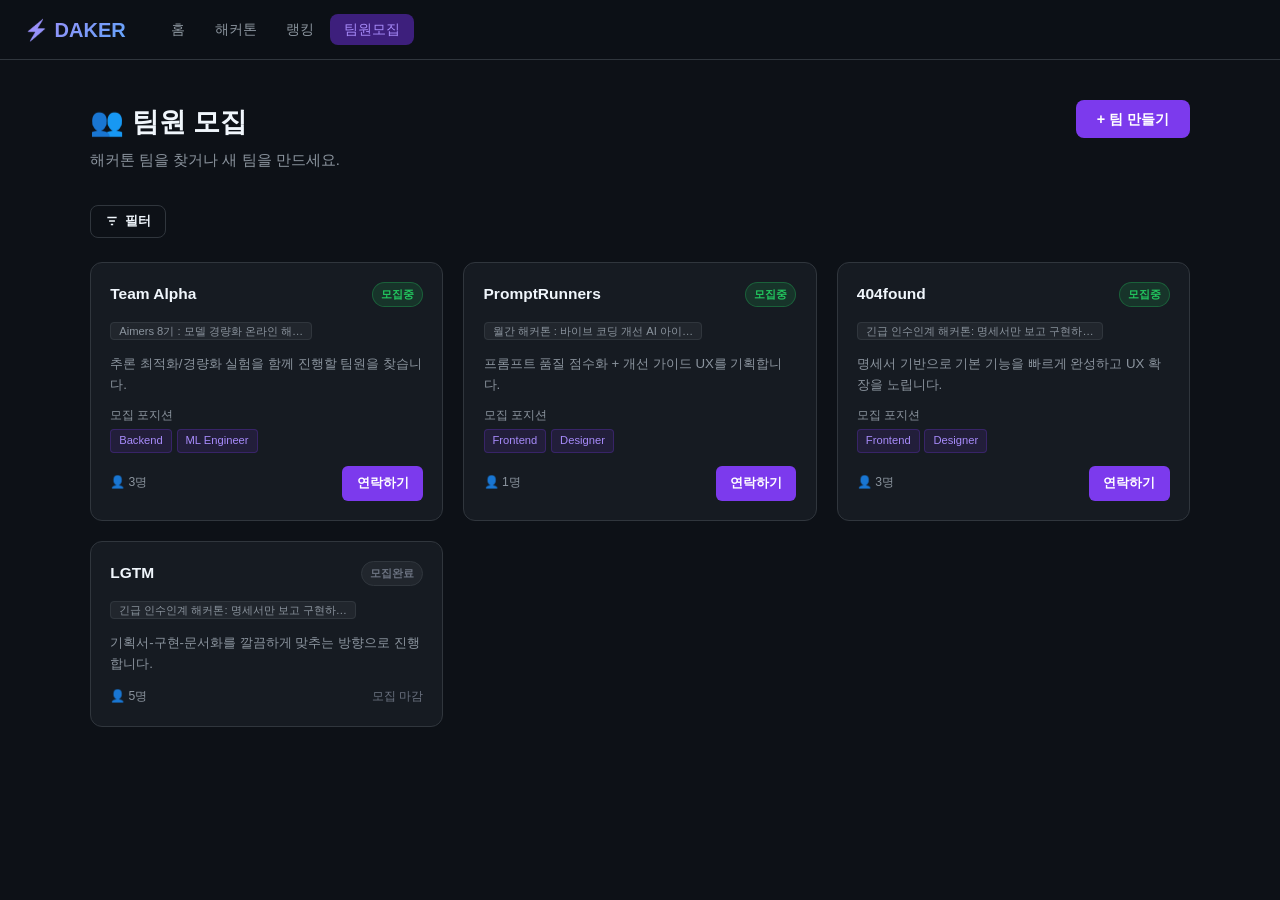
<file: pages/camp.html>
<!doctype html>
<html lang="ko">
  <head>
    <meta charset="UTF-8" />
    <meta name="viewport" content="width=device-width, initial-scale=1.0" />
    <title>팀원 모집 — DAKER</title>
    <link rel="stylesheet" href="../css/global.css" />
    <link rel="stylesheet" href="../css/layout.css" />
    <link rel="stylesheet" href="../css/components.css" />
    <link rel="stylesheet" href="../css/pages/camp.css" />
  </head>
  <body>
    <header class="nav">
      <div class="logo" onclick="go('/')">⚡ DAKER</div>
      <nav class="nav-links">
        <button class="nl" data-r="/" onclick="go('/')">홈</button>
        <button class="nl" data-r="/hackathons" onclick="go('/hackathons')">해커톤</button>
        <button class="nl" data-r="/rankings" onclick="go('/rankings')">랭킹</button>
        <button class="nl" data-r="/camp" onclick="go('/camp')">팀원모집</button>
      </nav>
    </header>

    <main id="app" data-page="camp"></main>
    <div id="modal-root"></div>

    <script src="../js/core/db.js"></script>
    <script src="../js/core/utils.js"></script>
    <script src="../js/core/auth.js"></script>
    <script src="../js/core/router.js"></script>
    <script src="../js/components/ui.js"></script>
    <script src="../js/pages/camp.js"></script>
  </body>
</html>
</file>
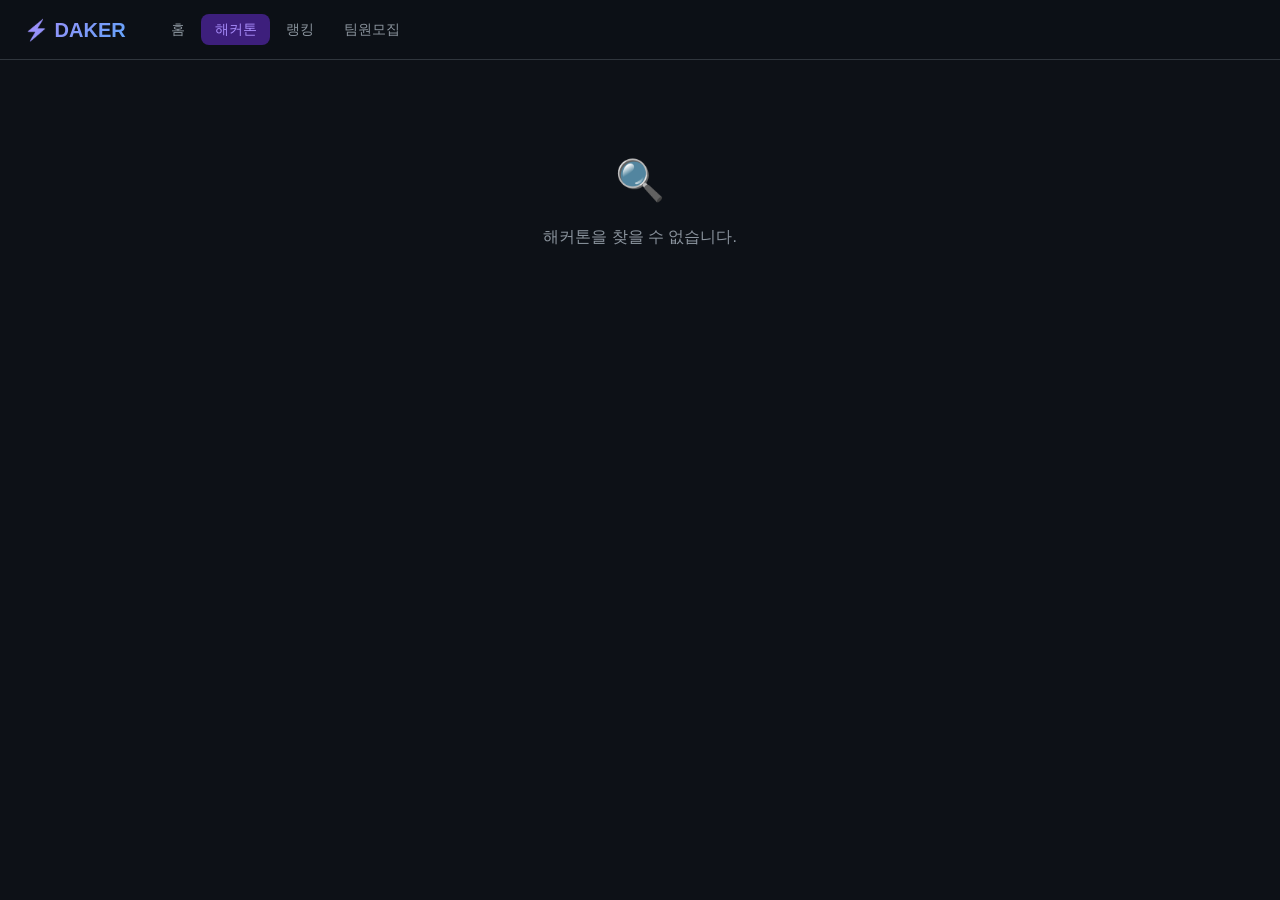
<file: pages/hackathon-detail.html>
<!doctype html>
<html lang="ko">
  <head>
    <meta charset="UTF-8" />
    <meta name="viewport" content="width=device-width, initial-scale=1.0" />
    <title>해커톤 상세 — DAKER</title>
    <link rel="stylesheet" href="../css/global.css" />
    <link rel="stylesheet" href="../css/layout.css" />
    <link rel="stylesheet" href="../css/components.css" />
    <link rel="stylesheet" href="../css/pages/hackathon-detail.css" />
  </head>
  <body>
    <header class="nav">
      <div class="logo" onclick="go('/')">⚡ DAKER</div>
      <nav class="nav-links">
        <button class="nl" data-r="/" onclick="go('/')">홈</button>
        <button class="nl" data-r="/hackathons" onclick="go('/hackathons')">해커톤</button>
        <button class="nl" data-r="/rankings" onclick="go('/rankings')">랭킹</button>
        <button class="nl" data-r="/camp" onclick="go('/camp')">팀원모집</button>
      </nav>
    </header>

    <main id="app" data-page="hackathon-detail"></main>

    <script src="../js/core/db.js"></script>
    <script src="../js/core/utils.js"></script>
    <script src="../js/core/auth.js"></script>
    <script src="../js/core/router.js"></script>
    <script src="../js/components/ui.js"></script>
    <script src="../js/pages/hackathon-detail.js"></script>
  </body>
</html>
</file>
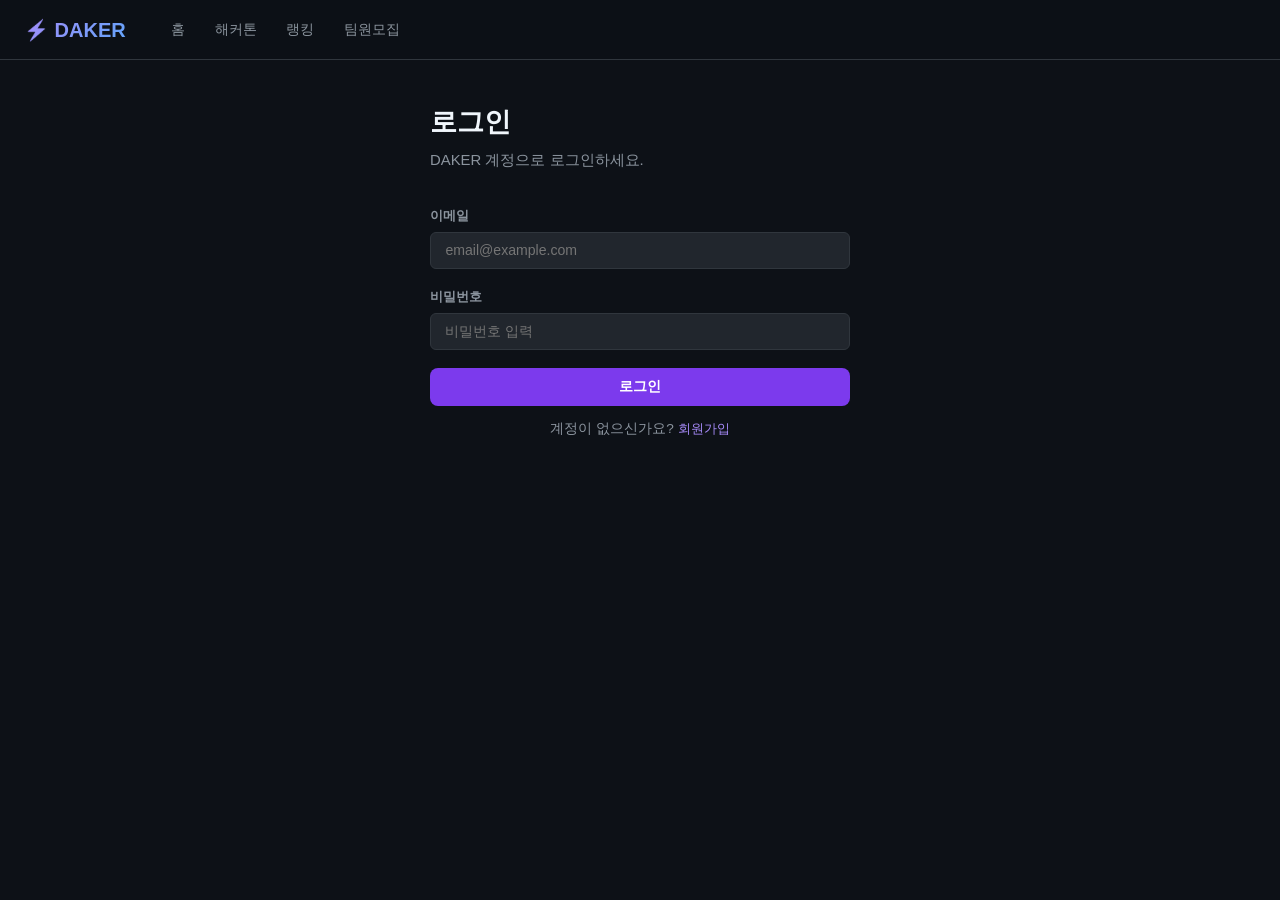
<file: pages/login.html>
<!doctype html>
<html lang="ko">
  <head>
    <meta charset="UTF-8" />
    <meta name="viewport" content="width=device-width, initial-scale=1.0" />
    <title>로그인 — DAKER</title>
    <link rel="stylesheet" href="../css/global.css" />
    <link rel="stylesheet" href="../css/layout.css" />
    <link rel="stylesheet" href="../css/components.css" />
    <link rel="stylesheet" href="../css/pages/auth.css" />
  </head>
  <body>
    <header class="nav">
      <div class="logo" onclick="go('/')">⚡ DAKER</div>
      <nav class="nav-links">
        <button class="nl" data-r="/" onclick="go('/')">홈</button>
        <button class="nl" data-r="/hackathons" onclick="go('/hackathons')">해커톤</button>
        <button class="nl" data-r="/rankings" onclick="go('/rankings')">랭킹</button>
        <button class="nl" data-r="/camp" onclick="go('/camp')">팀원모집</button>
      </nav>
    </header>

    <main id="app" data-page="login"></main>

    <script src="../js/core/db.js"></script>
    <script src="../js/core/utils.js"></script>
    <script src="../js/core/auth.js"></script>
    <script src="../js/core/router.js"></script>
    <script src="../js/components/ui.js"></script>
    <script src="../js/pages/login.js"></script>
  </body>
</html>
</file>
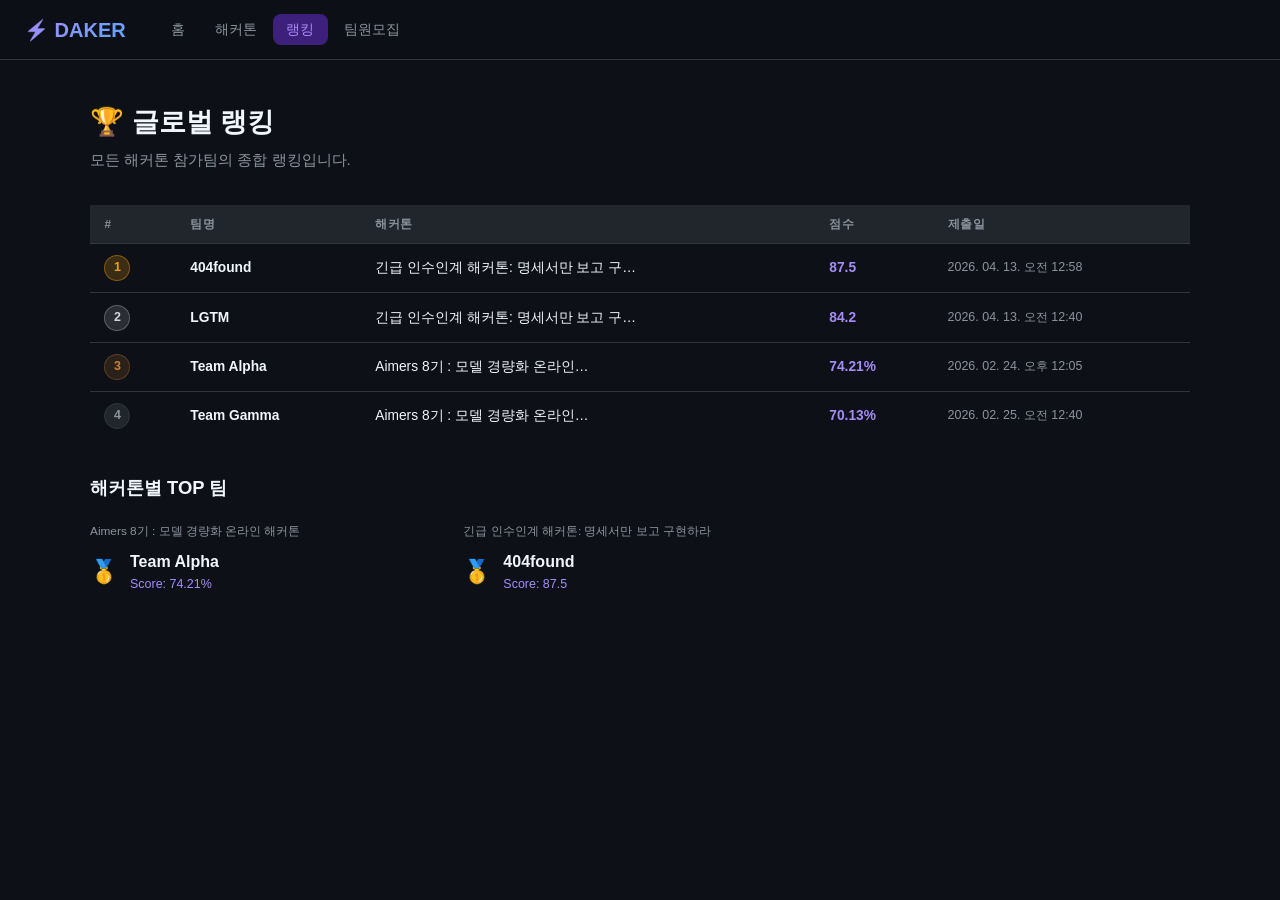
<file: pages/rankings.html>
<!doctype html>
<html lang="ko">
  <head>
    <meta charset="UTF-8" />
    <meta name="viewport" content="width=device-width, initial-scale=1.0" />
    <title>랭킹 — DAKER</title>
    <link rel="stylesheet" href="../css/global.css" />
    <link rel="stylesheet" href="../css/layout.css" />
    <link rel="stylesheet" href="../css/components.css" />
    <link rel="stylesheet" href="../css/pages/rankings.css" />
  </head>
  <body>
    <header class="nav">
      <div class="logo" onclick="go('/')">⚡ DAKER</div>
      <nav class="nav-links">
        <button class="nl" data-r="/" onclick="go('/')">홈</button>
        <button class="nl" data-r="/hackathons" onclick="go('/hackathons')">해커톤</button>
        <button class="nl" data-r="/rankings" onclick="go('/rankings')">랭킹</button>
        <button class="nl" data-r="/camp" onclick="go('/camp')">팀원모집</button>
      </nav>
    </header>

    <main id="app" data-page="rankings"></main>

    <script src="../js/core/db.js"></script>
    <script src="../js/core/utils.js"></script>
    <script src="../js/core/auth.js"></script>
    <script src="../js/core/router.js"></script>
    <script src="../js/components/ui.js"></script>
    <script src="../js/pages/rankings.js"></script>
  </body>
</html>
</file>
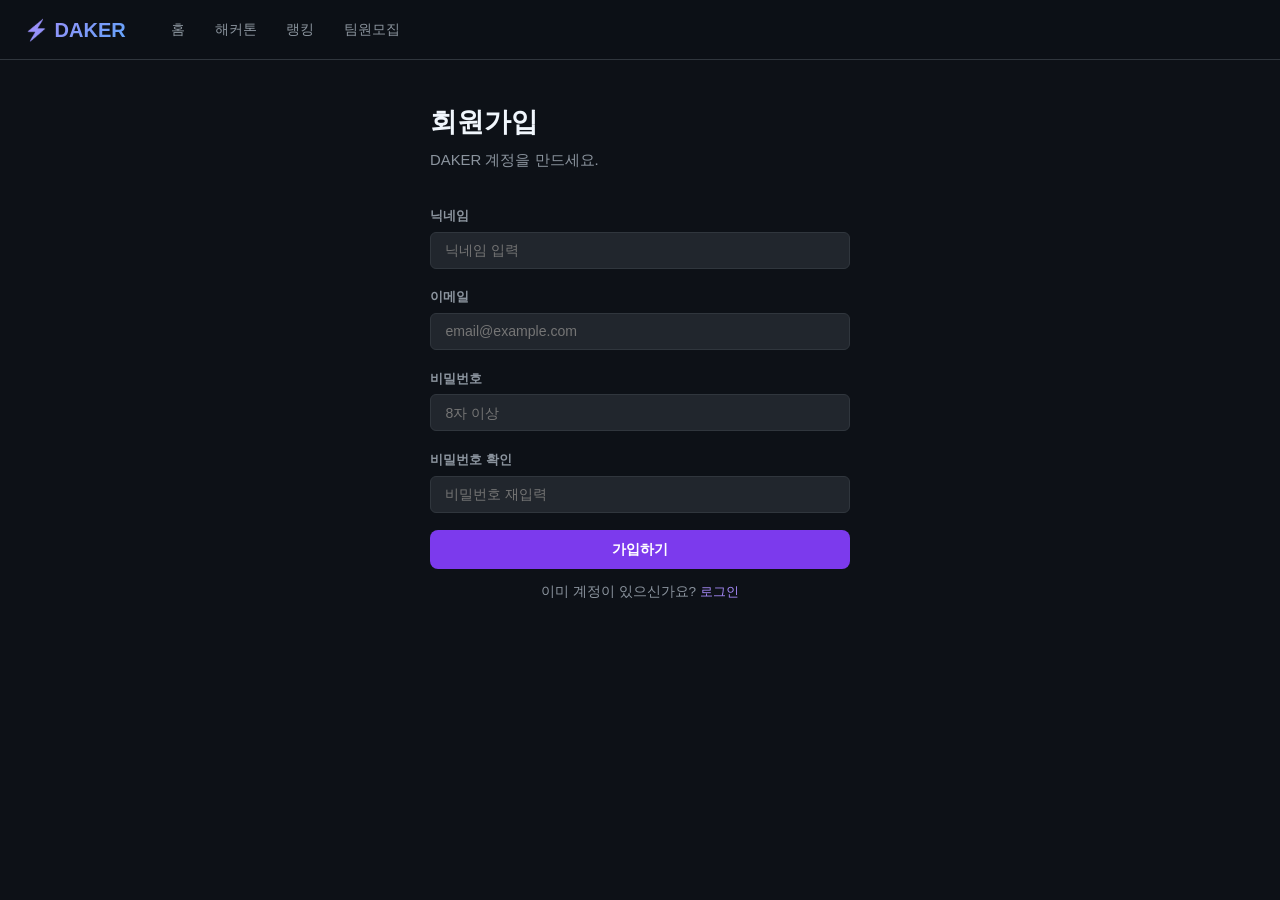
<file: pages/signup.html>
<!doctype html>
<html lang="ko">
  <head>
    <meta charset="UTF-8" />
    <meta name="viewport" content="width=device-width, initial-scale=1.0" />
    <title>회원가입 — DAKER</title>
    <link rel="stylesheet" href="../css/global.css" />
    <link rel="stylesheet" href="../css/layout.css" />
    <link rel="stylesheet" href="../css/components.css" />
    <link rel="stylesheet" href="../css/pages/auth.css" />
  </head>
  <body>
    <header class="nav">
      <div class="logo" onclick="go('/')">⚡ DAKER</div>
      <nav class="nav-links">
        <button class="nl" data-r="/" onclick="go('/')">홈</button>
        <button class="nl" data-r="/hackathons" onclick="go('/hackathons')">해커톤</button>
        <button class="nl" data-r="/rankings" onclick="go('/rankings')">랭킹</button>
        <button class="nl" data-r="/camp" onclick="go('/camp')">팀원모집</button>
      </nav>
    </header>

    <main id="app" data-page="signup"></main>

    <script src="../js/core/db.js"></script>
    <script src="../js/core/utils.js"></script>
    <script src="../js/core/auth.js"></script>
    <script src="../js/core/router.js"></script>
    <script src="../js/components/ui.js"></script>
    <script src="../js/pages/signup.js"></script>
  </body>
</html>
</file>
<file: css/global.css>
:root {
  --bg: #0d1117;
  --surface: #161b22;
  --surface2: #21262d;
  --border: #30363d;
  --primary: #7c3aed;
  --pl: #a78bfa;
  --pd: #3d1f7c;
  --green: #22c55e;
  --blue: #3b82f6;
  --gray: #6b7280;
  --orange: #f59e0b;
  --text: #f0f6fc;
  --muted: #8b949e;
  --radius: 12px;
}
* {
  box-sizing: border-box;
  margin: 0;
  padding: 0;
}
body {
  font-family: -apple-system, BlinkMacSystemFont, "Segoe UI", sans-serif;
  background: var(--bg);
  color: var(--text);
  min-height: 100vh;
  line-height: 1.6;
}
a {
  color: inherit;
  text-decoration: none;
}
button {
  cursor: pointer;
  font-family: inherit;
}
</file>
<file: css/layout.css>
/* NAV */
.nav {
  position: sticky;
  top: 0;
  z-index: 100;
  background: rgba(13, 17, 23, 0.95);
  backdrop-filter: blur(12px);
  border-bottom: 1px solid var(--border);
  height: 60px;
  display: flex;
  align-items: center;
  gap: 2rem;
  padding: 0 1.5rem;
}
.logo {
  font-size: 1.25rem;
  font-weight: 800;
  background: linear-gradient(135deg, var(--pl), #60a5fa);
  -webkit-background-clip: text;
  -webkit-text-fill-color: transparent;
  cursor: pointer;
}
.nav-links {
  display: flex;
  gap: 0.15rem;
}
.nl {
  padding: 0.4rem 0.85rem;
  border-radius: 8px;
  font-size: 0.88rem;
  color: var(--muted);
  border: none;
  background: none;
  transition: 0.15s;
}
.nl:hover {
  color: var(--text);
  background: var(--surface2);
}
.nl.active {
  color: var(--pl);
  background: var(--pd);
}

/* LAYOUT */
.wrap {
  max-width: 1100px;
  margin: 0 auto;
  padding: 0 1.5rem;
}
.page {
  padding: 2.5rem 0;
}

@media (max-width: 640px) {
  .nav {
    gap: 1rem;
  }
  .nav-links {
    gap: 0;
  }
  .nl {
    padding: 0.35rem 0.55rem;
    font-size: 0.8rem;
  }
}
</file>
<file: css/components.css>
/* BTN */
.btn {
  padding: 0.6rem 1.3rem;
  border-radius: 8px;
  font-size: 0.9rem;
  font-weight: 600;
  border: none;
  transition: 0.15s;
  display: inline-block;
}
.btn-p {
  background: var(--primary);
  color: #fff;
}
.btn-p:hover {
  background: #6d28d9;
  transform: translateY(-1px);
}
.btn-o {
  background: transparent;
  color: var(--text);
  border: 1px solid var(--border);
}
.btn-o:hover {
  background: var(--surface2);
  border-color: var(--pl);
}
.btn-sm {
  padding: 0.4rem 0.85rem;
  font-size: 0.82rem;
}

/* SECTION HEADER */
.sh {
  display: flex;
  align-items: center;
  justify-content: space-between;
  margin-bottom: 1.25rem;
}
.sh-t {
  font-size: 1.15rem;
  font-weight: 700;
}
.sh-l {
  font-size: 0.83rem;
  color: var(--pl);
  background: none;
  border: none;
  padding: 0;
}
.sh-l:hover {
  text-decoration: underline;
}

/* CARDS */
.grid {
  display: grid;
  grid-template-columns: repeat(auto-fill, minmax(290px, 1fr));
  gap: 1.25rem;
}
.hcard {
  background: var(--surface);
  border: 1px solid var(--border);
  border-radius: var(--radius);
  overflow: hidden;
  cursor: pointer;
  display: flex;
  flex-direction: column;
  transition: 0.2s;
}
.hcard:hover {
  border-color: var(--primary);
  transform: translateY(-2px);
  box-shadow: 0 4px 24px rgba(0, 0, 0, 0.4);
}
.hcard-thumb {
  height: 130px;
  display: flex;
  align-items: center;
  justify-content: center;
  font-size: 2.5rem;
}
.hcard-body {
  padding: 1rem;
  flex: 1;
  display: flex;
  flex-direction: column;
}
.hcard-title {
  font-size: 0.92rem;
  font-weight: 700;
  margin-bottom: 0.5rem;
  line-height: 1.4;
  display: -webkit-box;
  -webkit-line-clamp: 2;
  -webkit-box-orient: vertical;
  overflow: hidden;
}
.tags {
  display: flex;
  flex-wrap: wrap;
  gap: 0.3rem;
  margin-bottom: 0.75rem;
}
.tag {
  padding: 0.12rem 0.5rem;
  background: var(--surface2);
  border-radius: 4px;
  font-size: 0.7rem;
  color: var(--muted);
  border: 1px solid var(--border);
}
.hcard-foot {
  display: flex;
  align-items: center;
  justify-content: space-between;
  margin-top: auto;
  padding-top: 0.7rem;
  border-top: 1px solid var(--border);
}
.sbadge {
  padding: 0.18rem 0.55rem;
  border-radius: 100px;
  font-size: 0.7rem;
  font-weight: 700;
}
.s-ongoing {
  background: rgba(34, 197, 94, 0.15);
  color: var(--green);
  border: 1px solid rgba(34, 197, 94, 0.3);
}
.s-upcoming {
  background: rgba(59, 130, 246, 0.15);
  color: var(--blue);
  border: 1px solid rgba(59, 130, 246, 0.3);
}
.s-ended {
  background: rgba(107, 114, 128, 0.15);
  color: var(--gray);
  border: 1px solid rgba(107, 114, 128, 0.3);
}
.dl {
  font-size: 0.73rem;
  color: var(--muted);
}

/* PAGE HEADER */
.ph {
  margin-bottom: 2rem;
}
.ph h1 {
  font-size: 1.7rem;
  font-weight: 800;
  margin-bottom: 0.35rem;
}
.ph p {
  color: var(--muted);
  font-size: 0.93rem;
}
.ph-row {
  display: flex;
  align-items: flex-start;
  justify-content: space-between;
  flex-wrap: wrap;
  gap: 1rem;
}

/* FILTER TABS */
.ftabs {
  display: flex;
  gap: 0.5rem;
  margin-bottom: 1.5rem;
  flex-wrap: wrap;
}
.ftab {
  padding: 0.4rem 0.85rem;
  background: var(--surface);
  border: 1px solid var(--border);
  border-radius: 100px;
  font-size: 0.82rem;
  font-weight: 500;
  color: var(--muted);
  cursor: pointer;
  transition: 0.15s;
}
.ftab:hover {
  border-color: var(--pl);
  color: var(--text);
}
.ftab.active {
  background: var(--pd);
  border-color: var(--primary);
  color: var(--pl);
}

/* MODAL */
.overlay {
  position: fixed;
  inset: 0;
  z-index: 200;
  background: rgba(0, 0, 0, 0.75);
  backdrop-filter: blur(4px);
  display: flex;
  align-items: center;
  justify-content: center;
  padding: 1rem;
}
.modal {
  background: var(--surface);
  border: 1px solid var(--border);
  border-radius: var(--radius);
  padding: 1.75rem;
  width: 100%;
  max-width: 460px;
  max-height: 90vh;
  overflow-y: auto;
}
.modal-head {
  display: flex;
  align-items: center;
  justify-content: space-between;
  margin-bottom: 1.5rem;
}
.modal-title {
  font-size: 1.05rem;
  font-weight: 700;
}
.mclose {
  background: none;
  border: none;
  color: var(--muted);
  font-size: 1.2rem;
  padding: 0.2rem;
}
.mclose:hover {
  color: var(--text);
}

/* TOAST */
.toast {
  position: fixed;
  bottom: 2rem;
  right: 2rem;
  z-index: 300;
  background: var(--surface);
  border: 1px solid var(--primary);
  border-radius: 10px;
  padding: 0.8rem 1.2rem;
  font-size: 0.86rem;
  color: var(--pl);
  animation: si 0.25s ease;
  box-shadow: 0 8px 32px rgba(124, 58, 237, 0.3);
}
@keyframes si {
  from {
    transform: translateX(100%);
    opacity: 0;
  }
  to {
    transform: translateX(0);
    opacity: 1;
  }
}

/* EMPTY / NO DATA */
.empty {
  text-align: center;
  padding: 3rem 1rem;
  color: var(--muted);
}
.empty .ico {
  font-size: 2.5rem;
  margin-bottom: 0.75rem;
}

/* MISC */
hr.div {
  border: none;
  border-top: 1px solid var(--border);
  margin: 2rem 0;
}
.ovx {
  overflow-x: auto;
}
.info-banner {
  background: rgba(124, 58, 237, 0.08);
  border: 1px solid rgba(124, 58, 237, 0.25);
  border-radius: 10px;
  padding: 0.85rem 1.1rem;
  margin-bottom: 1.5rem;
  display: flex;
  align-items: center;
  justify-content: space-between;
  flex-wrap: wrap;
  gap: 0.5rem;
}
.lb-note {
  background: rgba(124, 58, 237, 0.08);
  border: 1px solid rgba(124, 58, 237, 0.2);
  border-radius: 8px;
  padding: 0.7rem 1rem;
  margin-bottom: 1.1rem;
  font-size: 0.82rem;
  color: var(--muted);
}
.bc {
  display: flex;
  gap: 0.6rem;
  flex-wrap: wrap;
}
.bchip {
  background: var(--surface2);
  border: 1px solid var(--border);
  border-radius: 7px;
  padding: 0.45rem 0.9rem;
  font-size: 0.8rem;
}
.bchip span {
  color: var(--pl);
  font-weight: 700;
}
</file>
<file: css/pages/camp.css>
/* TEAM CARD */
.tcard {
  background: var(--surface);
  border: 1px solid var(--border);
  border-radius: var(--radius);
  padding: 1.2rem;
  display: flex;
  flex-direction: column;
  gap: 0.65rem;
  transition: 0.2s;
}
.tcard:hover {
  border-color: var(--primary);
}
.tc-head {
  display: flex;
  align-items: center;
  justify-content: space-between;
  gap: 0.5rem;
}
.tname {
  font-weight: 700;
  font-size: 0.97rem;
}
.opbadge {
  padding: 0.17rem 0.5rem;
  border-radius: 100px;
  font-size: 0.68rem;
  font-weight: 700;
}
.op-y {
  background: rgba(34, 197, 94, 0.15);
  color: var(--green);
  border: 1px solid rgba(34, 197, 94, 0.3);
}
.op-n {
  background: var(--surface2);
  color: var(--gray);
  border: 1px solid var(--border);
}
.tintro {
  font-size: 0.83rem;
  color: var(--muted);
  line-height: 1.6;
}
.lfor {
  display: flex;
  flex-wrap: wrap;
  gap: 0.3rem;
}
.ltag {
  padding: 0.12rem 0.5rem;
  background: rgba(124, 58, 237, 0.12);
  color: var(--pl);
  border: 1px solid rgba(124, 58, 237, 0.25);
  border-radius: 4px;
  font-size: 0.7rem;
}
.hchip {
  font-size: 0.7rem;
  padding: 0.12rem 0.5rem;
  background: var(--surface2);
  color: var(--muted);
  border: 1px solid var(--border);
  border-radius: 4px;
  cursor: pointer;
}
.cbtn {
  padding: 0.45rem 0.9rem;
  background: var(--primary);
  color: #fff;
  border: none;
  border-radius: 6px;
  font-size: 0.8rem;
  font-weight: 600;
  transition: 0.15s;
}
.cbtn:hover {
  background: #6d28d9;
}
</file>
<file: css/pages/hackathon-detail.css>
/* DETAIL HEADER */
.dh {
  background: linear-gradient(
    135deg,
    var(--surface),
    rgba(124, 58, 237, 0.08)
  );
  border: 1px solid var(--border);
  border-radius: var(--radius);
  padding: 2rem;
  margin-bottom: 2rem;
}
.dh h1 {
  font-size: 1.5rem;
  font-weight: 800;
  margin: 0.75rem 0 1rem;
  line-height: 1.3;
}
.dh-meta {
  display: flex;
  gap: 1.25rem;
  font-size: 0.8rem;
  color: var(--muted);
  flex-wrap: wrap;
}

@media (max-width: 640px) {
  .dh h1 {
    font-size: 1.2rem;
  }
}

/* TAB NAV */
.tab-nav {
  display: flex;
  border-bottom: 1px solid var(--border);
  margin-bottom: 2rem;
  overflow-x: auto;
  scrollbar-width: none;
}
.tab-nav::-webkit-scrollbar {
  display: none;
}
.tbtn {
  padding: 0.7rem 1rem;
  background: none;
  border: none;
  color: var(--muted);
  font-size: 0.85rem;
  font-weight: 500;
  white-space: nowrap;
  border-bottom: 2px solid transparent;
  margin-bottom: -1px;
  transition: 0.15s;
}
.tbtn:hover {
  color: var(--text);
}
.tbtn.active {
  color: var(--pl);
  border-bottom-color: var(--primary);
}

/* CONTENT BOX */
.box {
  background: var(--surface);
  border: 1px solid var(--border);
  border-radius: var(--radius);
  padding: 1.5rem;
  margin-bottom: 1.25rem;
}
.box h3 {
  font-size: 0.95rem;
  font-weight: 700;
  margin-bottom: 0.85rem;
  color: var(--pl);
}
.box p {
  color: var(--muted);
  line-height: 1.7;
}

/* INFO LIST */
.ilist {
  list-style: none;
}
.ilist li {
  padding: 0.45rem 0;
  border-bottom: 1px solid var(--border);
  color: var(--muted);
  font-size: 0.88rem;
  display: flex;
  align-items: flex-start;
  gap: 0.5rem;
}
.ilist li:last-child {
  border-bottom: none;
}
.ilist li::before {
  content: "•";
  color: var(--primary);
  flex-shrink: 0;
}

/* METRICS */
.metrics {
  display: flex;
  gap: 0.85rem;
  flex-wrap: wrap;
  margin-top: 1rem;
}
.metric {
  background: var(--surface2);
  border: 1px solid var(--border);
  border-radius: 8px;
  padding: 0.65rem 1.1rem;
}
.metric-l {
  font-size: 0.7rem;
  color: var(--muted);
  margin-bottom: 0.15rem;
}
.metric-v {
  font-size: 1.05rem;
  font-weight: 700;
  color: var(--pl);
}

/* SCORE BAR */
.sbar-wrap {
  margin-top: 0.75rem;
}
.sbar-label {
  display: flex;
  justify-content: space-between;
  font-size: 0.75rem;
  color: var(--muted);
  margin-bottom: 0.3rem;
}
.sbar {
  height: 7px;
  background: var(--surface2);
  border-radius: 4px;
  overflow: hidden;
}
.sbar-fill {
  height: 100%;
  background: linear-gradient(90deg, var(--primary), var(--pl));
  border-radius: 4px;
  transition: width 0.5s;
}

/* TIMELINE */
.timeline {
  position: relative;
  padding-left: 1.5rem;
}
.timeline::before {
  content: "";
  position: absolute;
  left: 0.4rem;
  top: 0;
  bottom: 0;
  width: 2px;
  background: var(--border);
}
.titem {
  position: relative;
  padding: 0.5rem 0 0.5rem 1rem;
}
.titem::before {
  content: "";
  position: absolute;
  left: -1.15rem;
  top: 0.85rem;
  width: 10px;
  height: 10px;
  border-radius: 50%;
  background: var(--primary);
  border: 2px solid var(--bg);
}
.titem.past::before {
  background: var(--gray);
}
.tdate {
  font-size: 0.75rem;
  color: var(--muted);
}
.tname {
  font-size: 0.88rem;
  font-weight: 600;
  margin-top: 0.1rem;
}

/* PRIZE */
.pgrid {
  display: grid;
  grid-template-columns: repeat(auto-fill, minmax(140px, 1fr));
  gap: 1rem;
}
.pcard {
  background: var(--surface2);
  border: 1px solid var(--border);
  border-radius: 10px;
  padding: 1.2rem;
  text-align: center;
}
.pcard:nth-child(1) {
  border-color: #f59e0b;
}
.pcard:nth-child(2) {
  border-color: #9ca3af;
}
.pcard:nth-child(3) {
  border-color: #92400e;
}
.pplace {
  font-size: 0.78rem;
  color: var(--muted);
  margin-bottom: 0.35rem;
}
.pamount {
  font-size: 1.2rem;
  font-weight: 800;
}
.pcard:nth-child(1) .pamount {
  color: #f59e0b;
}
.pcard:nth-child(2) .pamount {
  color: #d1d5db;
}
.pcard:nth-child(3) .pamount {
  color: #cd7f32;
}
</file>
<file: css/pages/auth.css>
/* FORM */
.fg {
  margin-bottom: 1.1rem;
}
.fl {
  display: block;
  font-size: 0.82rem;
  font-weight: 600;
  margin-bottom: 0.35rem;
  color: var(--muted);
}
.fi,
.fta {
  width: 100%;
  padding: 0.6rem 0.9rem;
  background: var(--surface2);
  border: 1px solid var(--border);
  border-radius: 6px;
  color: var(--text);
  font-size: 0.88rem;
  font-family: inherit;
  outline: none;
  transition: 0.15s;
}
.fi:focus,
.fta:focus {
  border-color: var(--primary);
}
.fta {
  min-height: 90px;
  resize: vertical;
}
</file>
<file: css/pages/rankings.css>
/* TABLE */
.tbl {
  width: 100%;
  border-collapse: collapse;
  font-size: 0.86rem;
}
.tbl th {
  padding: 0.6rem 0.9rem;
  background: var(--surface2);
  color: var(--muted);
  font-weight: 600;
  text-align: left;
  font-size: 0.74rem;
  text-transform: uppercase;
  letter-spacing: 0.5px;
  border-bottom: 1px solid var(--border);
}
.tbl td {
  padding: 0.7rem 0.9rem;
  border-bottom: 1px solid var(--border);
}
.tbl tr:last-child td {
  border-bottom: none;
}
.tbl tr:hover td {
  background: var(--surface2);
}
.rank {
  display: inline-flex;
  align-items: center;
  justify-content: center;
  width: 26px;
  height: 26px;
  border-radius: 50%;
  font-weight: 700;
  font-size: 0.78rem;
}
.r1 {
  background: rgba(245, 158, 11, 0.2);
  color: #f59e0b;
  border: 1px solid rgba(245, 158, 11, 0.4);
}
.r2 {
  background: rgba(209, 213, 219, 0.15);
  color: #d1d5db;
  border: 1px solid rgba(209, 213, 219, 0.3);
}
.r3 {
  background: rgba(205, 127, 50, 0.15);
  color: #cd7f32;
  border: 1px solid rgba(205, 127, 50, 0.3);
}
.rn {
  background: var(--surface2);
  color: var(--muted);
  border: 1px solid var(--border);
}
</file>
